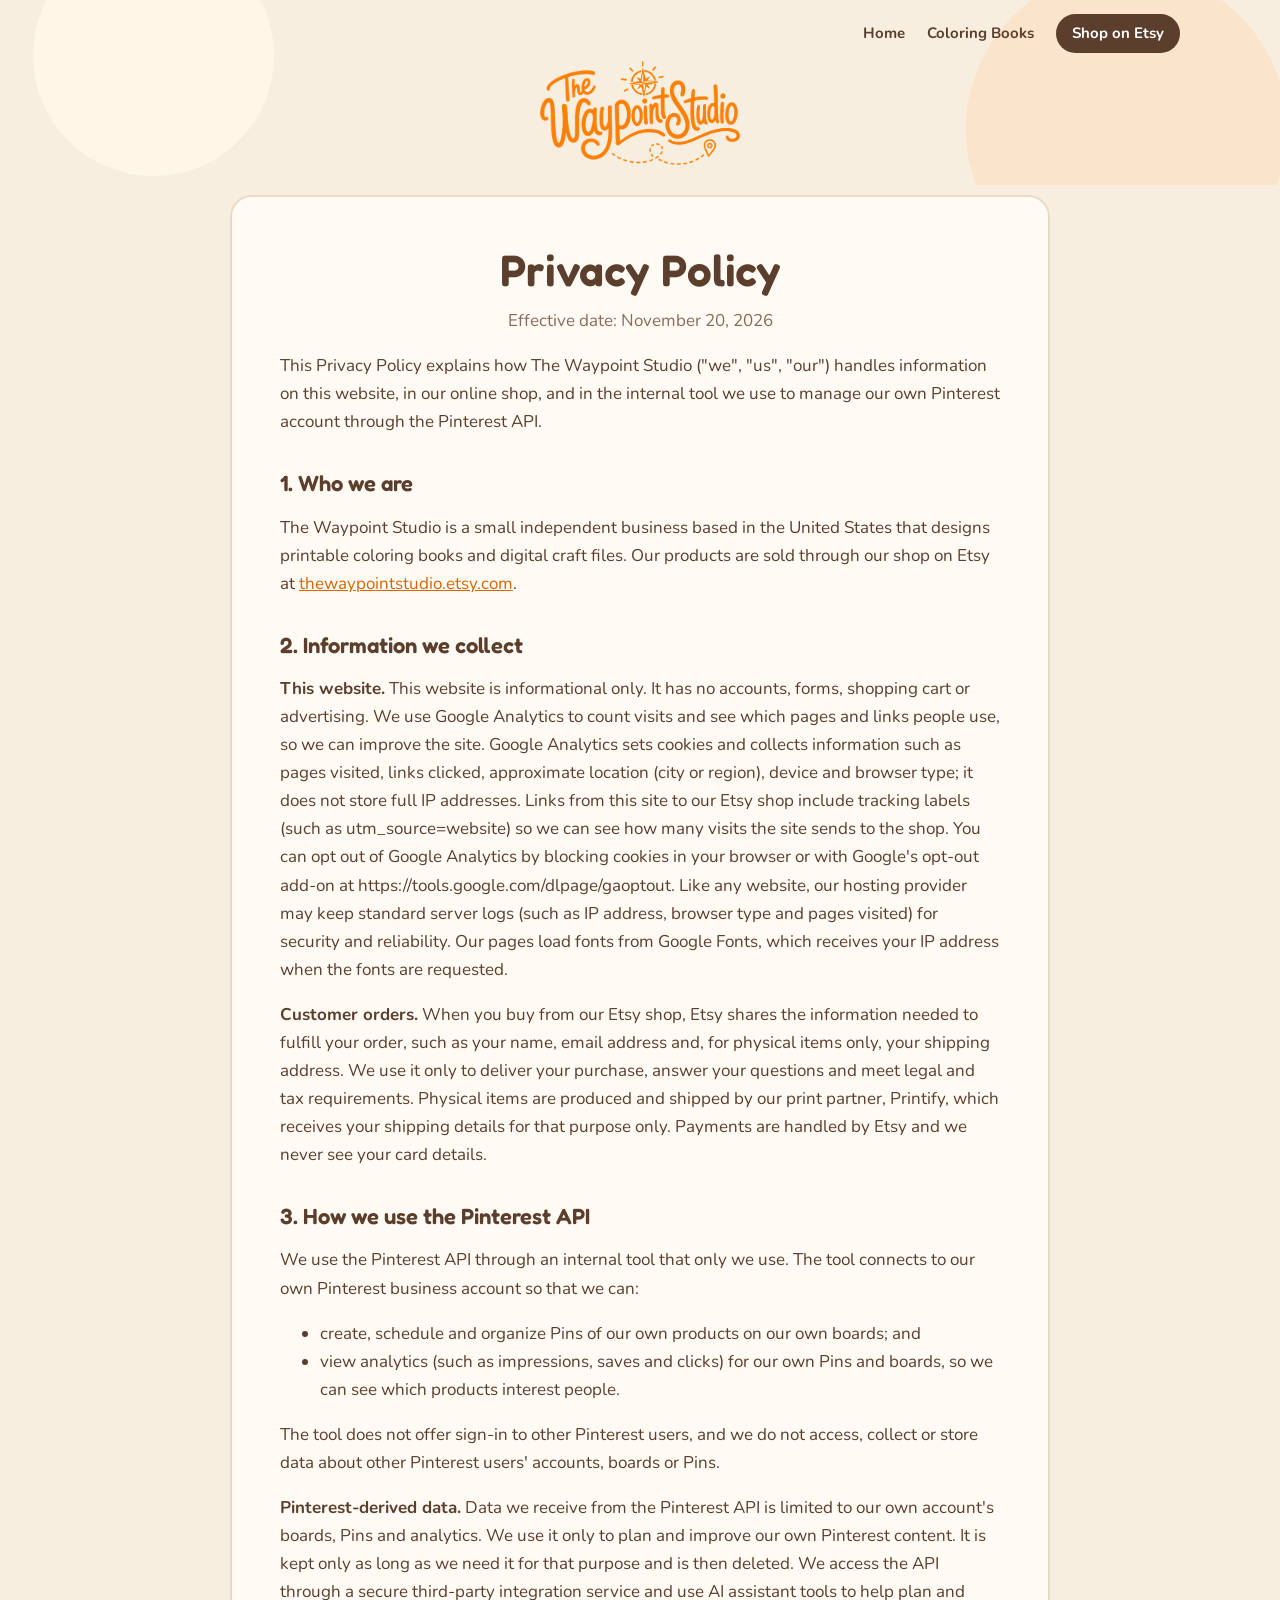
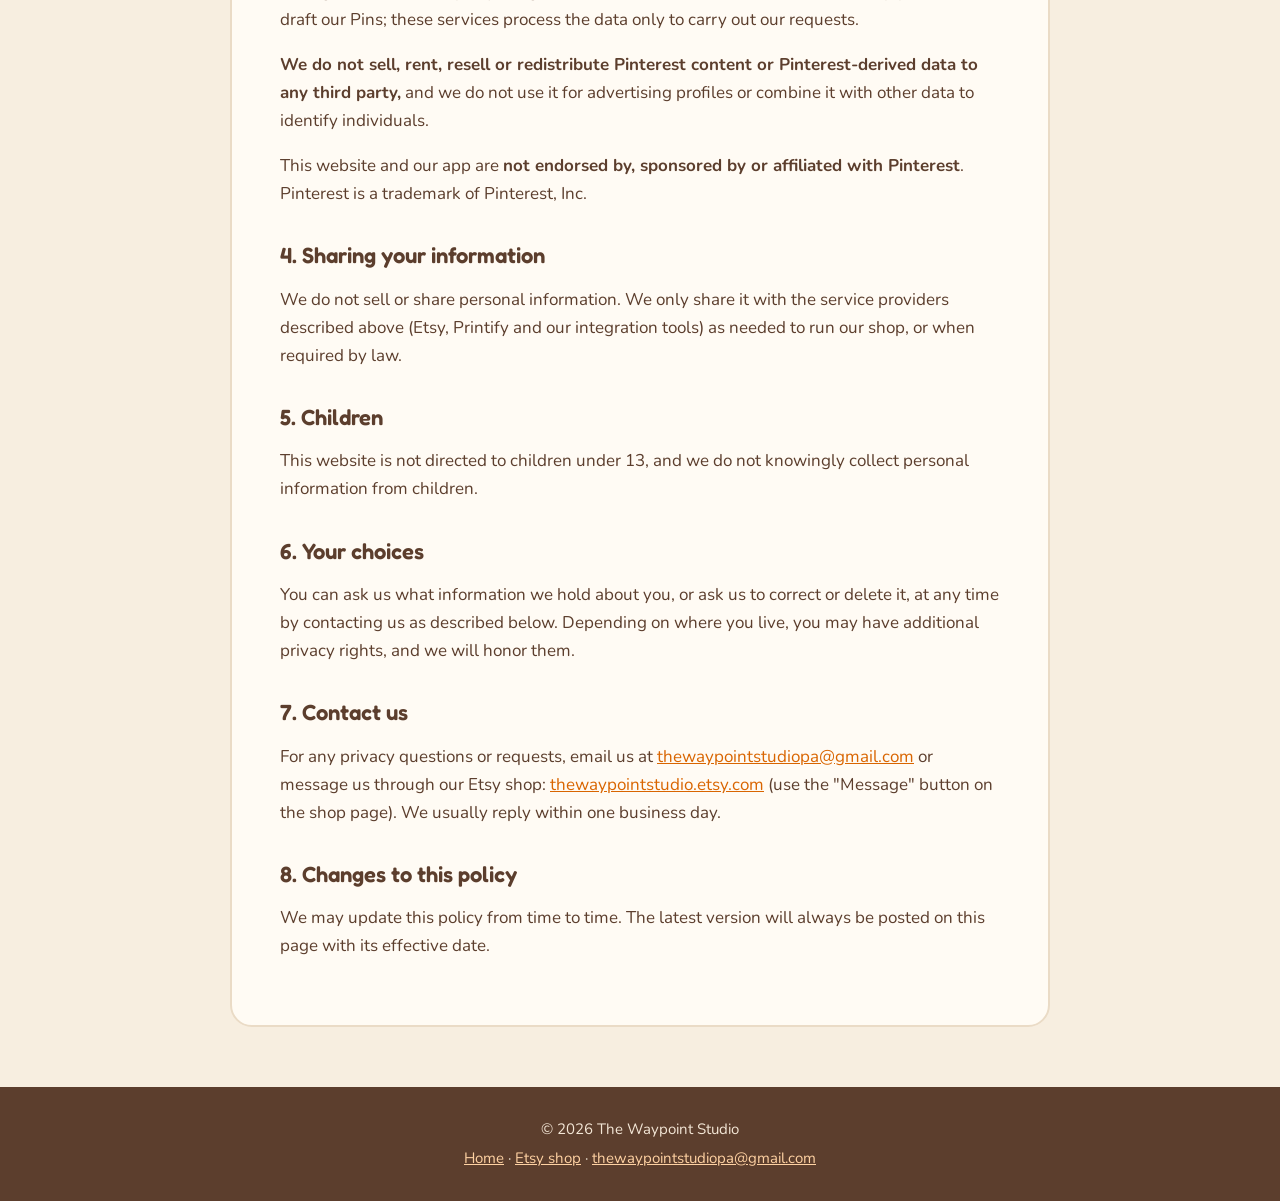
<file: privacy.html>
<!doctype html>
<html lang="en">
<head>
<meta charset="utf-8">
<meta name="viewport" content="width=device-width, initial-scale=1">
<title>Privacy Policy | The Waypoint Studio</title>
<meta name="description" content="Privacy Policy for The Waypoint Studio website, shop and Pinterest integration.">
<link rel="canonical" href="https://thewaypointstudioshop.com/privacy.html">
<meta property="og:title" content="Privacy Policy | The Waypoint Studio">
<meta property="og:image" content="https://thewaypointstudioshop.com/images/social-preview.jpg">
<link rel="icon" href="images/logo.png">
<link rel="preconnect" href="https://fonts.googleapis.com">
<link rel="preconnect" href="https://fonts.gstatic.com" crossorigin>
<link href="https://fonts.googleapis.com/css2?family=Fredoka:wght@500;600;700&family=Nunito:wght@400;600;700&display=swap" rel="stylesheet">
<link rel="stylesheet" href="style.css">
<script async src="https://www.googletagmanager.com/gtag/js?id=G-XF5XZ13VEH"></script>
<script>
  window.dataLayer = window.dataLayer || [];
  function gtag(){dataLayer.push(arguments);}
  gtag('js', new Date());
  gtag('config', 'G-XF5XZ13VEH');
</script>
</head>
<body>
<header class="top" style="padding-bottom:20px">
  <nav class="nav wrap">
    <a href="index.html">Home</a>
    <a href="index.html#books">Coloring Books</a>
    <a class="pill" href="https://thewaypointstudio.etsy.com">Shop on Etsy</a>
  </nav>
  <a href="index.html"><img class="small-logo" src="images/logo.png" alt="The Waypoint Studio" width="529" height="275"></a>
</header>

<main class="wrap">
<article class="doc">
<h1>Privacy Policy</h1>
<p class="date">Effective date: November 20, 2026</p>

<p>This Privacy Policy explains how The Waypoint Studio ("we", "us", "our") handles information on this website, in our online shop, and in the internal tool we use to manage our own Pinterest account through the Pinterest API.</p>

<h2>1. Who we are</h2>
<p>The Waypoint Studio is a small independent business based in the United States that designs printable coloring books and digital craft files. Our products are sold through our shop on Etsy at <a href="https://thewaypointstudio.etsy.com">thewaypointstudio.etsy.com</a>.</p>

<h2>2. Information we collect</h2>
<p><strong>This website.</strong> This website is informational only. It has no accounts, forms, shopping cart or advertising. We use Google Analytics to count visits and see which pages and links people use, so we can improve the site. Google Analytics sets cookies and collects information such as pages visited, links clicked, approximate location (city or region), device and browser type; it does not store full IP addresses. Links from this site to our Etsy shop include tracking labels (such as utm_source=website) so we can see how many visits the site sends to the shop. You can opt out of Google Analytics by blocking cookies in your browser or with Google&#39;s opt-out add-on at https://tools.google.com/dlpage/gaoptout. Like any website, our hosting provider may keep standard server logs (such as IP address, browser type and pages visited) for security and reliability. Our pages load fonts from Google Fonts, which receives your IP address when the fonts are requested.</p>
<p><strong>Customer orders.</strong> When you buy from our Etsy shop, Etsy shares the information needed to fulfill your order, such as your name, email address and, for physical items only, your shipping address. We use it only to deliver your purchase, answer your questions and meet legal and tax requirements. Physical items are produced and shipped by our print partner, Printify, which receives your shipping details for that purpose only. Payments are handled by Etsy and we never see your card details.</p>

<h2>3. How we use the Pinterest API</h2>
<p>We use the Pinterest API through an internal tool that only we use. The tool connects to our own Pinterest business account so that we can:</p>
<ul>
  <li>create, schedule and organize Pins of our own products on our own boards; and</li>
  <li>view analytics (such as impressions, saves and clicks) for our own Pins and boards, so we can see which products interest people.</li>
</ul>
<p>The tool does not offer sign-in to other Pinterest users, and we do not access, collect or store data about other Pinterest users' accounts, boards or Pins.</p>
<p><strong>Pinterest-derived data.</strong> Data we receive from the Pinterest API is limited to our own account's boards, Pins and analytics. We use it only to plan and improve our own Pinterest content. It is kept only as long as we need it for that purpose and is then deleted. We access the API through a secure third-party integration service and use AI assistant tools to help plan and draft our Pins; these services process the data only to carry out our requests.</p>
<p><strong>We do not sell, rent, resell or redistribute Pinterest content or Pinterest-derived data to any third party,</strong> and we do not use it for advertising profiles or combine it with other data to identify individuals.</p>
<p>This website and our app are <strong>not endorsed by, sponsored by or affiliated with Pinterest</strong>. Pinterest is a trademark of Pinterest, Inc.</p>

<h2>4. Sharing your information</h2>
<p>We do not sell or share personal information. We only share it with the service providers described above (Etsy, Printify and our integration tools) as needed to run our shop, or when required by law.</p>

<h2>5. Children</h2>
<p>This website is not directed to children under 13, and we do not knowingly collect personal information from children.</p>

<h2>6. Your choices</h2>
<p>You can ask us what information we hold about you, or ask us to correct or delete it, at any time by contacting us as described below. Depending on where you live, you may have additional privacy rights, and we will honor them.</p>

<h2 id="contact">7. Contact us</h2>
<p>For any privacy questions or requests, email us at <a href="mailto:thewaypointstudiopa@gmail.com">thewaypointstudiopa@gmail.com</a> or message us through our Etsy shop: <a href="https://thewaypointstudio.etsy.com">thewaypointstudio.etsy.com</a> (use the "Message" button on the shop page). We usually reply within one business day.</p>

<h2>8. Changes to this policy</h2>
<p>We may update this policy from time to time. The latest version will always be posted on this page with its effective date.</p>
</article>
</main>

<footer class="foot">
  <div class="wrap">
    <p>© 2026 The Waypoint Studio</p>
    <p><a href="index.html">Home</a> · <a href="https://thewaypointstudio.etsy.com">Etsy shop</a> · <a href="mailto:thewaypointstudiopa@gmail.com">thewaypointstudiopa@gmail.com</a></p>
  </div>
</footer>
</body>
</html>
</file>
<file: style.css>
:root{
  --cream:#F7EEE0; --paper:#FFFBF4; --orange:#FC7F06; --orange-d:#D96500;
  --brown:#5C3E2D; --brown-l:#8A6B58; --sage:#7F9B7A; --line:#EADBC6;
}
*{box-sizing:border-box}
html{scroll-behavior:smooth}
body{margin:0;background:var(--cream);color:var(--brown);font:17px/1.65 "Nunito",system-ui,sans-serif}
img{max-width:100%;height:auto;display:block}
a{color:var(--orange-d)}
.wrap{width:min(1080px,100% - 32px);margin-inline:auto}
h1,h2,h3{font-family:"Fredoka",system-ui,sans-serif;line-height:1.15;margin:0 0 .4em;color:var(--brown)}
h1{font-size:clamp(28px,5vw,44px);font-weight:600}
h2{font-size:clamp(26px,4vw,36px);font-weight:600;text-align:center}
h3{font-size:20px;font-weight:600}

.top{padding:14px 0 56px;background:
  radial-gradient(circle at 12% 30%,#fff6e8 0 120px,transparent 121px),
  radial-gradient(circle at 88% 70%,#fbe4cc 0 160px,transparent 161px),var(--cream)}
.nav{display:flex;justify-content:flex-end;align-items:center;gap:22px;font-weight:700;font-size:15px}
.nav a{color:var(--brown);text-decoration:none}
.nav a:hover{color:var(--orange-d)}
.nav .pill{background:var(--brown);color:#fff;padding:7px 16px;border-radius:99px}
.nav .pill:hover{background:var(--orange-d);color:#fff}
.hero{text-align:center;padding-top:24px}
.logo{width:min(420px,80%);margin:0 auto 18px}
.lede{max-width:600px;margin:0 auto 26px;color:var(--brown-l);font-size:18px}
.btn{display:inline-block;background:var(--orange);color:#fff;font-family:"Fredoka",sans-serif;font-weight:600;
  font-size:19px;padding:13px 30px;border-radius:99px;text-decoration:none;box-shadow:0 4px 0 var(--orange-d);transition:transform .12s}
.btn:hover{transform:translateY(-2px)}
.stars{margin:18px 0 0;font-weight:700;font-size:15px}
.stars a{color:var(--brown-l);text-decoration:none}
.stars span{color:#E9A21B;letter-spacing:2px;font-size:18px;margin-right:6px}
.stars a:hover{color:var(--orange-d)}

.perks{display:grid;grid-template-columns:repeat(3,1fr);gap:18px;margin-top:-28px;position:relative}
.perk{background:var(--paper);border:2px solid var(--line);border-radius:20px;padding:22px 22px 18px}
.perk .ico{font-size:28px}
.perk p{margin:0;color:var(--brown-l);font-size:15.5px}

#books{padding:70px 0 30px}
.sub{text-align:center;color:var(--brown-l);margin:0 0 30px}
.grid{display:grid;grid-template-columns:repeat(3,1fr);gap:20px}
.card{background:var(--paper);border:2px solid var(--line);border-radius:18px;overflow:hidden;text-decoration:none;color:var(--brown);transition:transform .15s,box-shadow .15s}
.card:hover{transform:translateY(-3px);box-shadow:0 10px 24px rgba(92,62,45,.12)}
.card span{display:block;padding:12px 16px 16px;font-size:15px;color:var(--brown-l)}
.card b{display:block;font-family:"Fredoka",sans-serif;font-weight:600;font-size:19px;color:var(--brown)}

#svgs{padding:40px 0 30px}
.card img.sq{display:block;width:100%;aspect-ratio:4/3;object-fit:contain;background:#F5F2EC}
.chips{display:flex;flex-wrap:wrap;justify-content:center;gap:10px;margin:28px 0 0}
.chips a{background:var(--paper);border:2px solid var(--line);color:var(--brown);font-weight:700;font-size:15px;padding:8px 16px;border-radius:99px;text-decoration:none}
.chips a:hover{border-color:var(--orange);color:var(--orange-d)}
.more{text-align:center;margin:30px 0 0}

.about{max-width:760px;text-align:center;padding:50px 0 70px}
.about p{color:var(--brown-l)}

.foot{background:var(--brown);color:#f3e6d6;padding:26px 0;font-size:15px;text-align:center}
.foot p{margin:4px 0}
.foot a{color:#ffd2a3}

/* privacy page */
.doc{background:var(--paper);border:2px solid var(--line);border-radius:22px;padding:clamp(22px,5vw,48px);margin:10px auto 60px;max-width:820px}
.doc h1{text-align:center}
.doc h2{text-align:left;font-size:22px;margin-top:1.6em}
.doc p,.doc li{color:var(--brown)}
.doc .date{text-align:center;color:var(--brown-l);margin-top:-6px}
.small-logo{width:200px;margin:8px auto 0}

@media (max-width:820px){
  .perks{grid-template-columns:1fr;margin-top:-20px}
  .grid{grid-template-columns:repeat(2,1fr)}
}
@media (max-width:520px){
  .grid{grid-template-columns:1fr}
  .nav{justify-content:center;gap:14px;font-size:14px}
}
</file>
